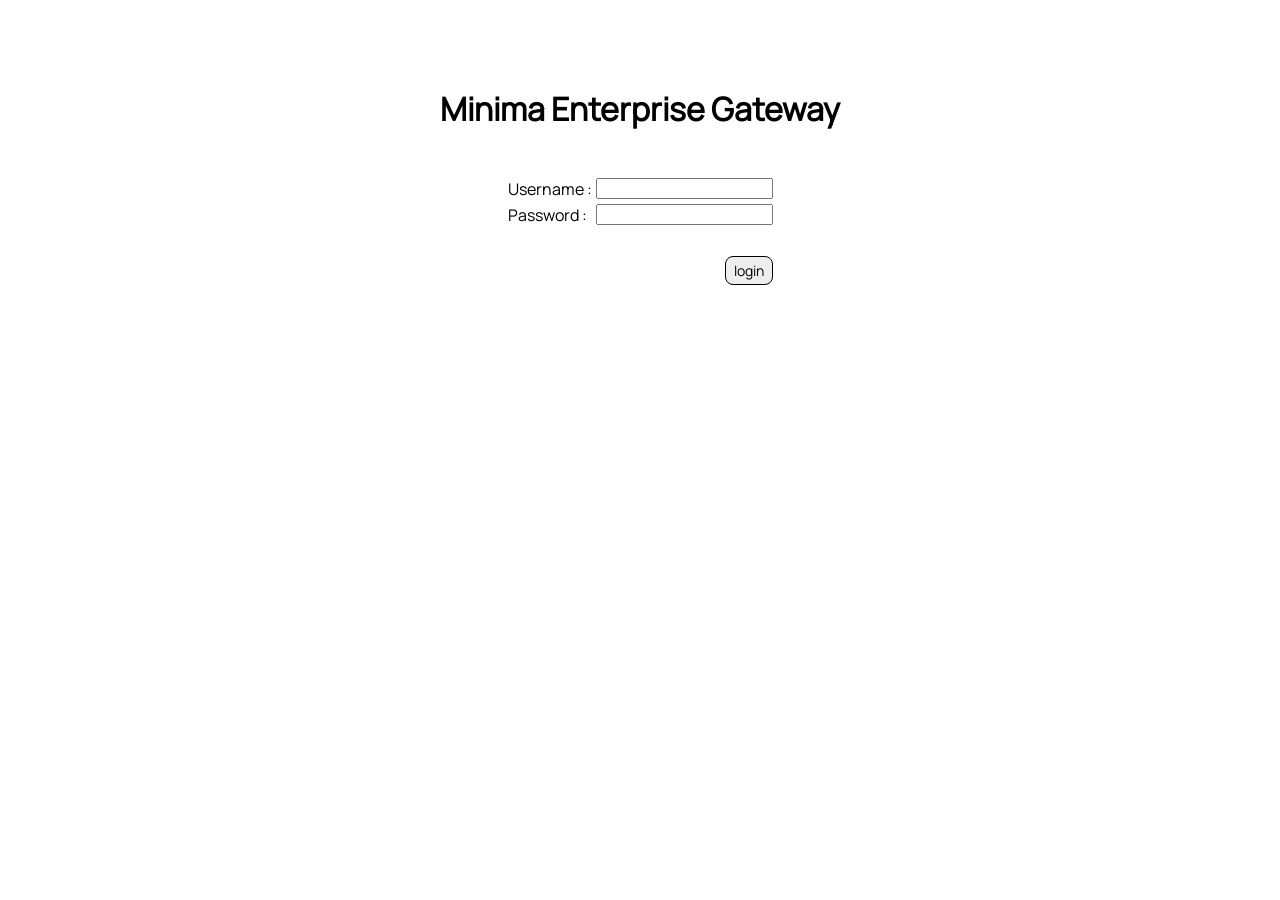
<file: src/main/resources/index.html>
<html>

<head>
<link rel="stylesheet" href="basicstyle.css">

</head>

<body>

<center>

<br>
<br>
<br>
<h1>Minima Enterprise Gateway</h1>
<br>


<form action="login.html" method="post">

<table>
	<tr>
		<td>Username : </td>
		<td><input type=text name="username" value="" autocomplete="off"></td>
	</tr>

	<tr>
		<td>Password : </td>
		<td><input type=password name="password" value="" autocomplete="off"></td>
	</tr>
	
	<tr><td>&nbsp;</td></tr>
	<tr><td colspan=2 style='text-align:right'><input class='solobutton' type="submit" value="login"></td></tr>
</table>

</form>

<!-- 
<br><br>
<img src="berserkyo.png" width="300"> 
-->

</center>
</body>

</html>
</file>
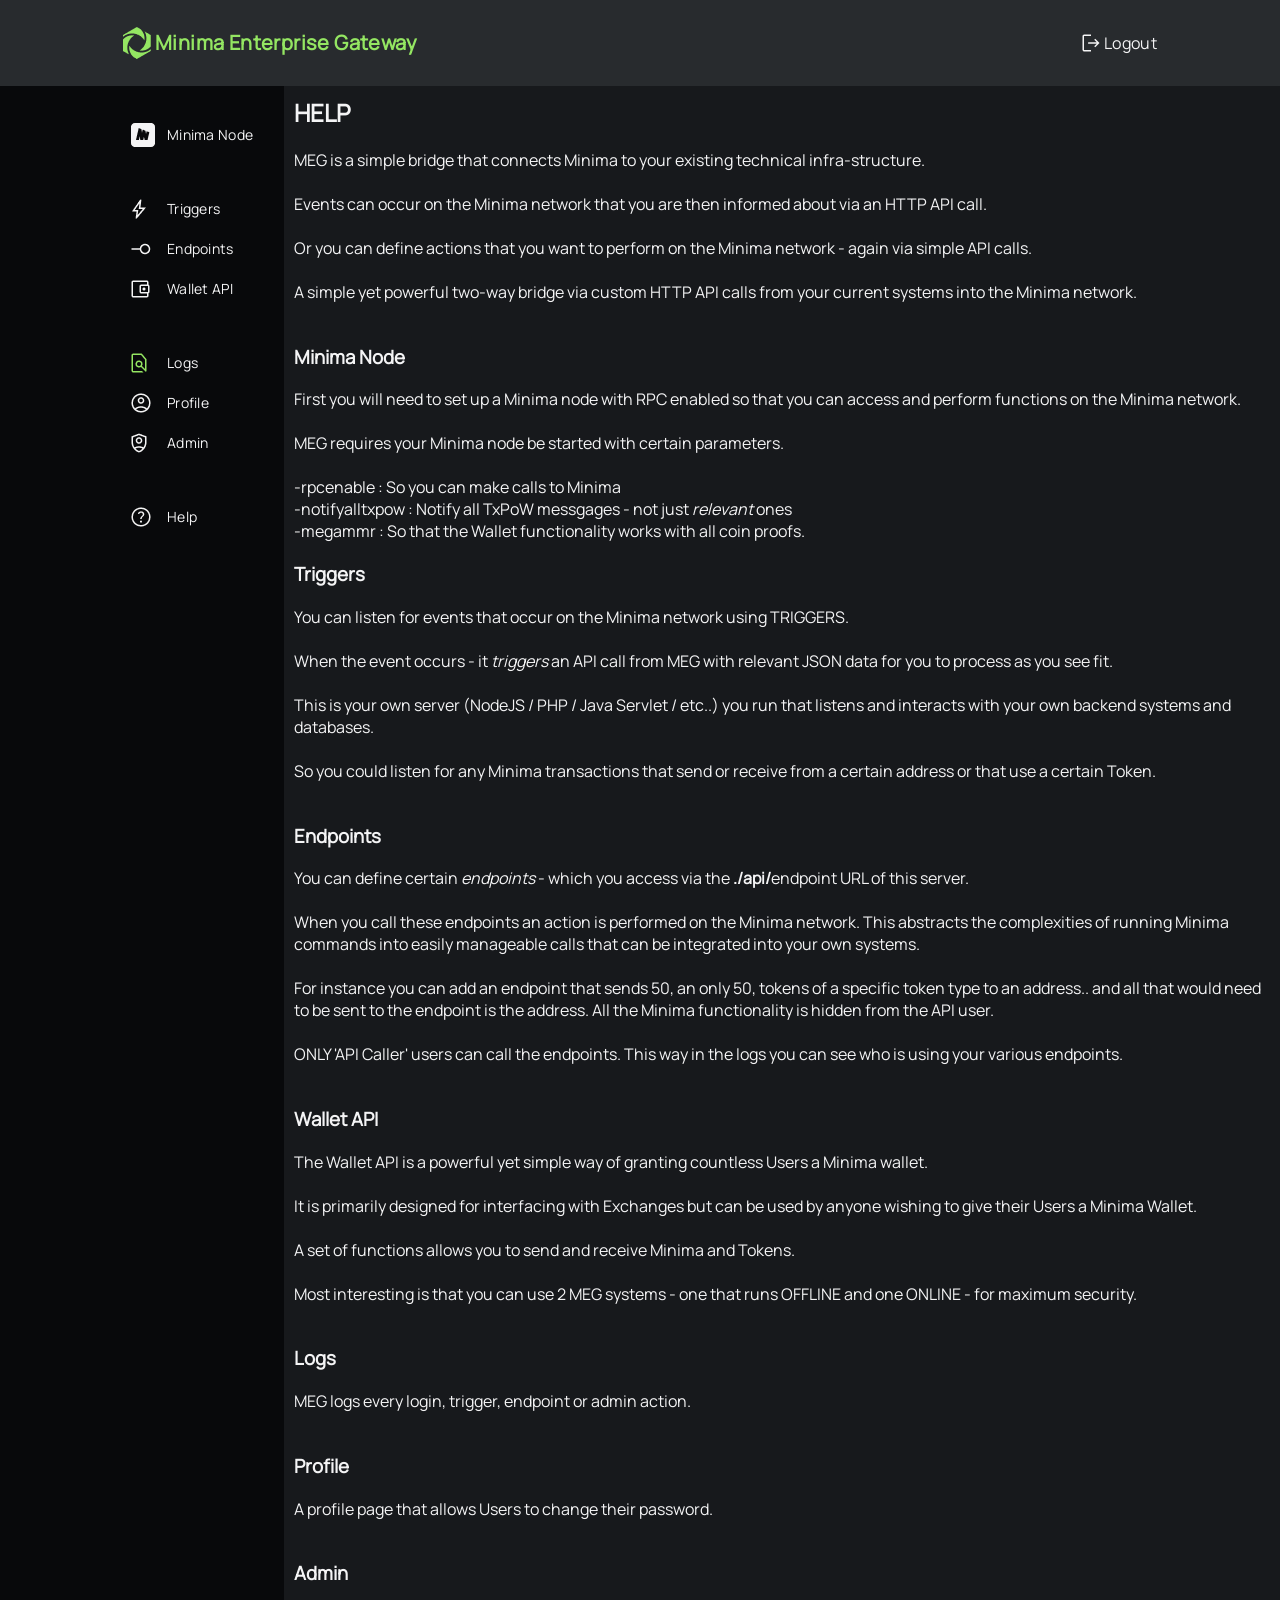
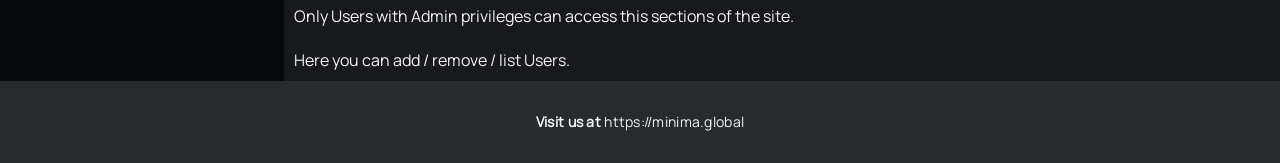
<file: src/main/resources/helppage.html>
<html>
<head>
	<title>MEG</title>
	<meta name="viewport" content="width=device-width, initial-scale=1.0">
	<link rel="stylesheet" href="style.css">
</head>

<body>

<center>

<script type="text/javascript">
	function logout(){
		location.href="logoff.html";
	}
</script>

<table class=maintable cellpadding=0 cellspacing=0>

<tr>
	<td colspan=2>
		<table class=titletable>
			<tr>
				<td><img src="MEG_Icon.png"></td>
				<td width=100% class=titletext nowrap>Minima Enterprise Gateway</td>
				<td class=logouttext onclick='logout();'><img src="logout.png"></td>
				<td class=logouttext onclick='logout();'>Logout</td>
			</tr>
		</table>
	</td>
</tr>

<tr>
	<td style="vertical-align:top;">
		<table class=menutable height=100%>
			
			<tr><td><div>
				<img style="vertical-align:middle" src="Minima_logo.png">
			</div></td>
			<td nowrap><div>
				<span><a class=menu href='minimanode.html'>Minima Node</a></span>
			</div></td></tr>
			<tr><td>&nbsp;</td></tr>
			
			<tr><td><div>
				<img style="vertical-align:middle" src="bolt.png">
			</div></td>
			<td nowrap><div>
				<span><a class=menu href='triggers.html'>Triggers</a></span>
			</div></td></tr>
			
			<tr><td><div>
				<img style="vertical-align:middle" src="line_end_circle.png">
			</div></td>
			<td nowrap><div>
				<span><a class=menu href='apiendpoints.html'>Endpoints</a></span>
			</div></td></tr>
			
			<tr><td><div>
				<img style="vertical-align:middle" src="wallet.png">
			</div></td>
			<td nowrap><div>
				<span><a class=menu href='wallet.html'>Wallet API</a></span>
			</div></td></tr>
			
			<tr><td>&nbsp;</td></tr>
			
			<tr><td><div>
				<img style="vertical-align:middle" src="logs.png">
			</div></td>
			<td nowrap><div>
				<span><a class=menu href='logs.html'>Logs</a></span>
			</div></td></tr>
			
			<tr><td><div>
				<img style="vertical-align:middle" src="profile.png">
			</div></td>
			<td nowrap><div>
				<span><a class=menu href='myprofile.html'>Profile</a></span>
			</div></td></tr>
			
			<tr><td><div>
				<img style="vertical-align:middle" src="admin.png">
			</div></td>
			<td nowrap><div>
				<span><a class=menu href='admin.html'>Admin</a></span>
			</div></td></tr>
			
			<tr><td>&nbsp;</td></tr>
			
			<tr><td><div>
				<img style="vertical-align:middle" src="help.png">
			</div></td>
			<td nowrap><div>
				<span><a class=menu href='help.html'>Help</a></span>
			</div></td></tr>
			
			<tr><td height=100%>&nbsp;</td></tr>
		</table>
		
	</td>
	
	<td class=mainview>
		
		<h2>HELP</h2>
		
		MEG is a simple bridge that connects Minima to your existing technical infra-structure.<br>
		<br>
		Events can occur on the Minima network that you are then informed about via an HTTP API call.<br>
		<br>
		Or you can define actions that you want to perform on the Minima network - again via simple API calls.<br>
		<br>
		A simple yet powerful two-way bridge via custom HTTP API calls from your current systems into the Minima network.<br>
		<br>
		
		<h3>Minima Node</h3>
		First you will need to set up a Minima node with RPC enabled so that you can access and 
		perform functions on the Minima network.<br>
		<br>
		MEG requires your Minima node be started with certain parameters.<br>
		<br>
		-rpcenable : So you can make calls to Minima<br>
		-notifyalltxpow : Notify all TxPoW messgages - not just <i>relevant</i> ones<br>
		-megammr : So that the Wallet functionality works with all coin proofs.<br>
		
		<h3>Triggers</h3>
		You can listen for events that occur on the Minima network using TRIGGERS.<br>
		<br>
		When the event occurs - it <i>triggers</i> an API call from MEG with relevant JSON data for you to process as you see fit.<br>
		<br>
		This is your own server (NodeJS / PHP / Java Servlet / etc..) you run that listens and interacts with your own backend systems and databases.<br>
		<br> 
		So you could listen for any Minima transactions that send or receive from a certain address or that use a certain Token.<br>
		<br>
		
		<h3>Endpoints</h3>
		You can define certain <i>endpoints</i> - which you access via the <b>./api/</b>endpoint URL of this server.<br>
		<br>
		When you call these endpoints an action is performed on the Minima network. This abstracts the complexities of running
		 Minima commands into easily manageable calls that can be integrated into your own systems.<br>
		<br>
		For instance you can add an endpoint that sends 50, an only 50, tokens of a specific token type to an address.. and all that would need to be sent 
		to the endpoint is the address. All the Minima functionality is hidden from the API user.<br>
		<br>
		ONLY 'API Caller' users can call the endpoints. This way in the logs you can see who is using your various endpoints.<br>
		<br>
		 
		<h3>Wallet API</h3>
		The Wallet API is a powerful yet simple way of granting countless Users a Minima wallet.<br>
		<br>
		It is primarily designed for interfacing with Exchanges but can be used by anyone wishing to give their Users a Minima Wallet.<br>
		<br>
		A set of functions allows you to send and receive Minima and Tokens.<br>
		<br>
		Most interesting is that you can use 2 MEG systems - one that runs OFFLINE and one ONLINE - for maximum security.<br>
		<br> 
		
		<h3>Logs</h3>
		MEG logs every login, trigger, endpoint or admin action.<br>
		<br>
		
		<h3>Profile</h3>
		A profile page that allows Users to change their password.<br>
		<br>
		
		<h3>Admin</h3>
		Only Users with Admin privileges can access this sections of the site.<br>
		<br>
		Here you can add / remove / list Users.<br>
				
	</td>
</tr>

<tr>
	<td colspan=2 nowrap>
	
		<table class=titletable width=100%>
			<tr>
				<td nowrap style="text-align:center;">
					<span class=visitustext>Visit us at </span>
					<a class=menu target="_blank" href='https://minima.global'>https://minima.global</a>
				</td>
			</tr>
		</table>
		
	</td>
</tr>

</table>

</center>

</body>
</html>
</file>
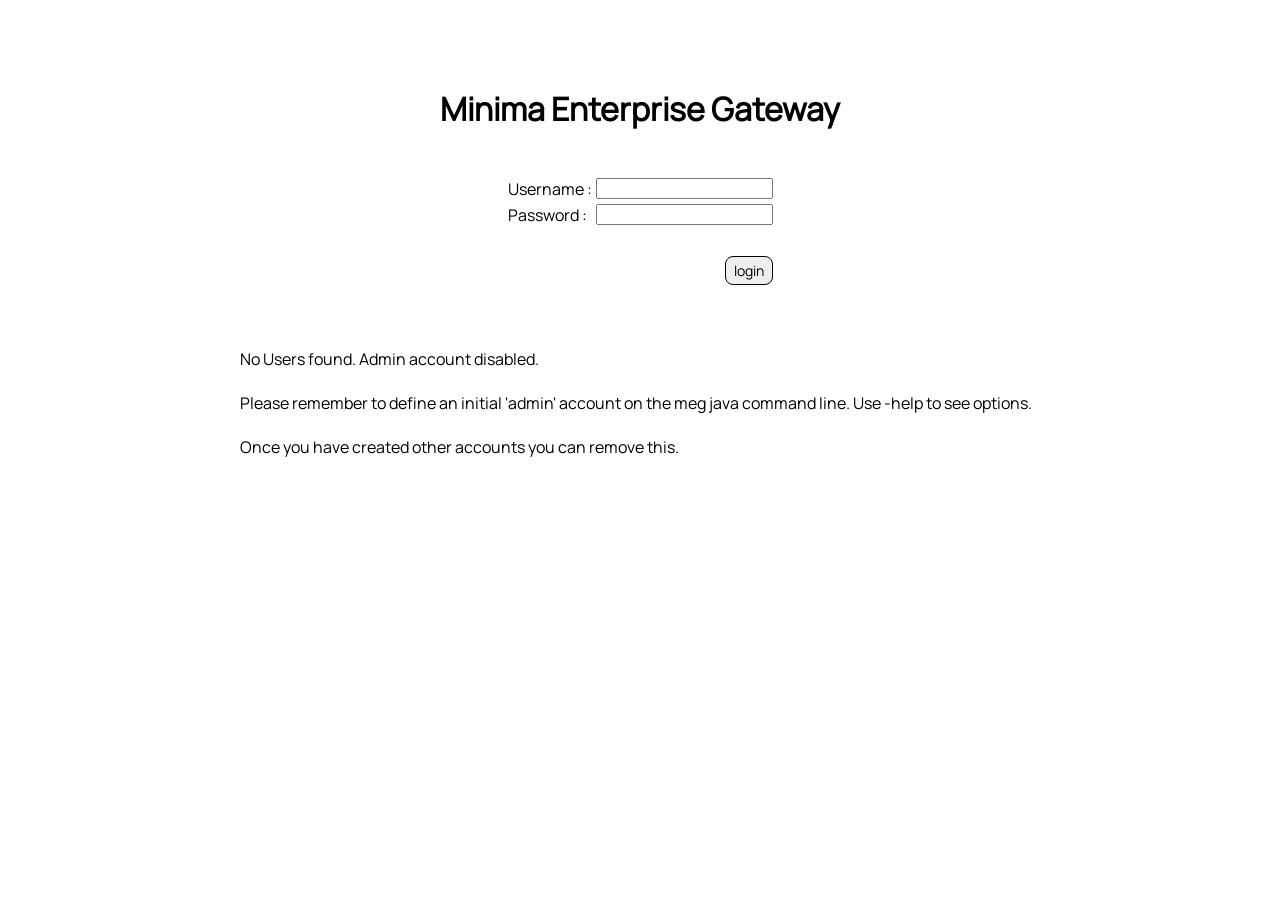
<file: src/main/resources/index_nousers.html>
<html>

<head>
<link rel="stylesheet" href="basicstyle.css">

</head>

<body>

<center>

<br>
<br>
<br>
<h1>Minima Enterprise Gateway</h1>
<br>


<form action="login.html" method="post">

<table>
	<tr>
		<td>Username : </td>
		<td><input type=text name="username" value="" autocomplete="off"></td>
	</tr>

	<tr>
		<td>Password : </td>
		<td><input type=password name="password" value="" autocomplete="off"></td>
	</tr>
	
	<tr><td>&nbsp;</td></tr>
	<tr><td colspan=2 style='text-align:right'><input class='solobutton' type="submit" value="login"></td></tr>
</table>

</form>

<br><br>
<div style='text-align:left;max-width:800;'>
	No Users found. Admin account disabled.<br>
	<br>
	Please remember to define an initial 'admin' account on the meg java command line. Use -help to see options.<br>
	<br>
	Once you have created other accounts you can remove this.
</div>

<!-- 
<br><br>
<img src="berserkyo.png" width="300"> 
-->

</center>
</body>

</html>
</file>
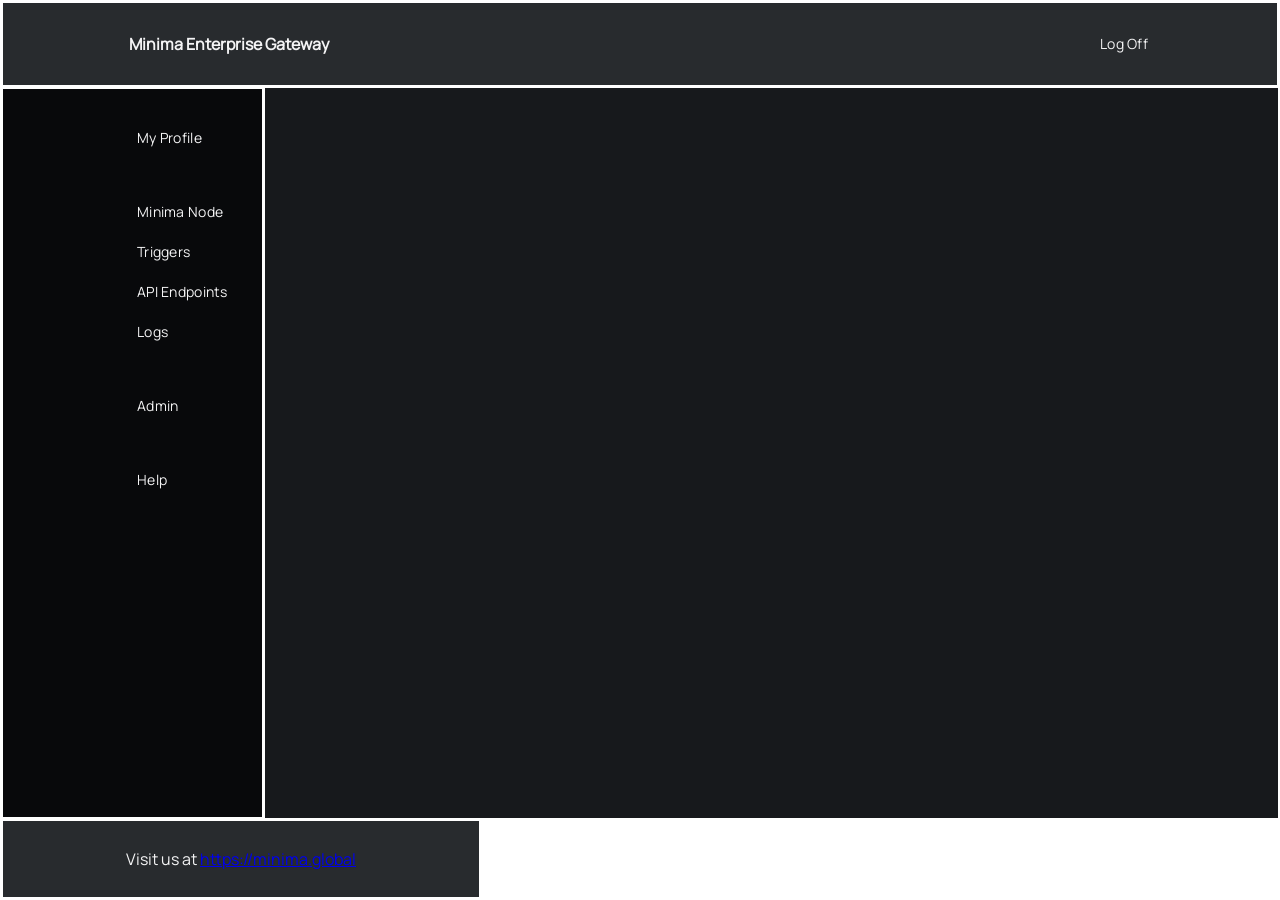
<file: src/main/resources/page_template.html>
<html>
<head>
	<title>MEG</title>
	<meta name="viewport" content="width=device-width, initial-scale=1.0">
	<link rel="stylesheet" href="style.css">
</head>

<body>

<center>

<table class=maintable border=0>

<tr>
	<td colspan=2>
		<table class=titletable>
			<tr>
				<td width=100% nowrap>&nbsp;<b>Minima Enterprise Gateway</b></td>
				<td nowrap><a class=menu href='logoff.html'>Log Off</a>&nbsp;&nbsp;</td>
			</tr>
		</table>
	</td>
</tr>

<tr>
	<td style="vertical-align:top;">
		<table class=menutable height=100%>
			<tr><td nowrap>&nbsp;<a class=menu href='myprofile.html'>My Profile</a>&nbsp;</td></tr>
			<tr><td>&nbsp;</td></tr>
			<tr><td nowrap>&nbsp;<a class=menu href='minimanode.html'>Minima Node</a>&nbsp;</td></tr>
			<tr><td nowrap>&nbsp;<a class=menu href='triggers.html'>Triggers</a>&nbsp;</td></tr>
			<tr><td nowrap>&nbsp;<a class=menu href='apiendpoints.html'>API Endpoints</a>&nbsp;</td></tr>
			<tr><td nowrap>&nbsp;<a class=menu href='logs.html'>Logs</a>&nbsp;</td></tr>
			<tr><td>&nbsp;</td></tr>
			<tr><td nowrap>&nbsp;<a class=menu href='admin.html'>Admin</a>&nbsp;</td></tr>
			<tr><td>&nbsp;</td></tr>
			<tr><td nowrap>&nbsp;<a class=menu href='help.html'>Help</a>&nbsp;</td></tr>
			<tr><td height=100%>&nbsp;</td></tr>
		</table>
		
	</td>
	
	<td class=mainview>
		
		
	</td>
</tr>

<tr>
	<td colspan=2 nowrap>
	
		<table class=titletable>
			<tr>
				<td nowrap style="text-align:center;">Visit us at <a target="_blank" href='https://minima.global'>https://minima.global</a></td>
			</tr>
		</table>
	</td>
</tr>

</table>

</center>
</body>
</html>
</file>
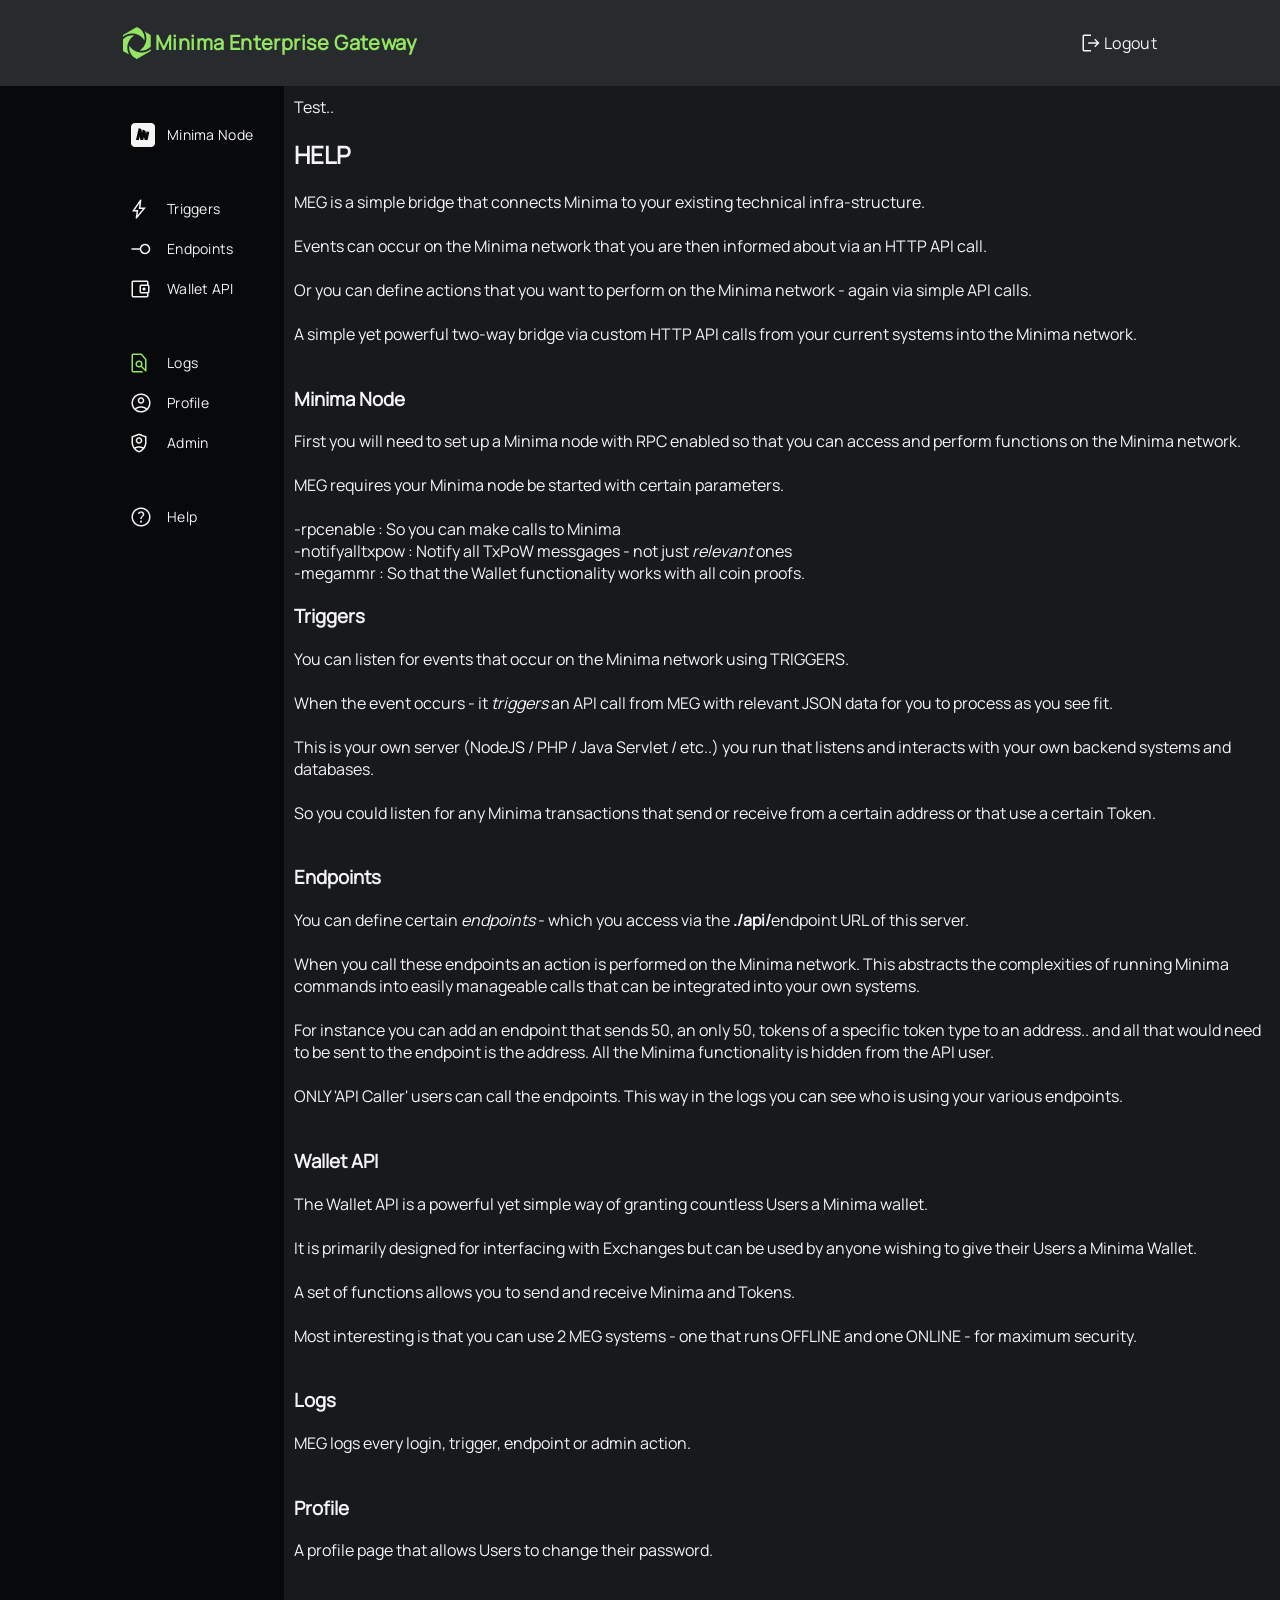
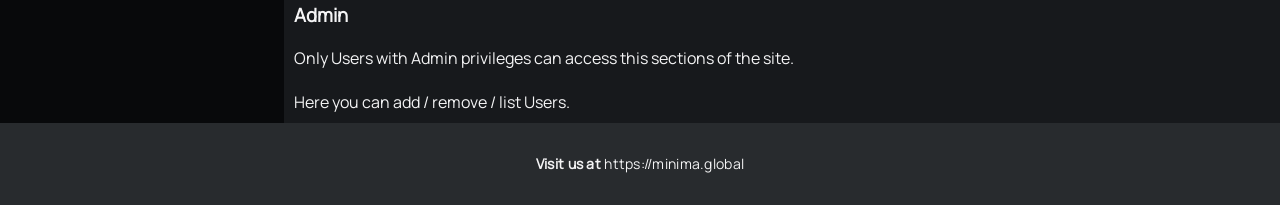
<file: src/main/resources/testpage.html>
<html>
<head>
	<title>MEG</title>
	<meta name="viewport" content="width=device-width, initial-scale=1.0">
	<link rel="stylesheet" href="style.css">
</head>

<body>

<center>

<script type="text/javascript">
	function logout(){
		location.href="logoff.html";
	}
</script>

<table class=maintable cellpadding=0 cellspacing=0>

<tr>
	<td colspan=2>
		<table class=titletable>
			<tr>
				<td><img src="MEG_Icon.png"></td>
				<td width=100% class=titletext nowrap>Minima Enterprise Gateway</td>
				<td class=logouttext onclick='logout();'><img src="logout.png"></td>
				<td class=logouttext onclick='logout();'>Logout</td>
			</tr>
		</table>
	</td>
</tr>

<tr>
	<td style="vertical-align:top;">
		<table class=menutable height=100%>
			
			<tr><td><div>
				<img style="vertical-align:middle" src="Minima_logo.png">
			</div></td>
			<td nowrap><div>
				<span><a class=menu href='minimanode.html'>Minima Node</a></span>
			</div></td></tr>
			<tr><td>&nbsp;</td></tr>
			
			<tr><td><div>
				<img style="vertical-align:middle" src="bolt.png">
			</div></td>
			<td nowrap><div>
				<span><a class=menu href='triggers.html'>Triggers</a></span>
			</div></td></tr>
			
			<tr><td><div>
				<img style="vertical-align:middle" src="line_end_circle.png">
			</div></td>
			<td nowrap><div>
				<span><a class=menu href='apiendpoints.html'>Endpoints</a></span>
			</div></td></tr>
			
			<tr><td><div>
				<img style="vertical-align:middle" src="wallet.png">
			</div></td>
			<td nowrap><div>
				<span><a class=menu href='wallet.html'>Wallet API</a></span>
			</div></td></tr>
			
			<tr><td>&nbsp;</td></tr>
			
			<tr><td><div>
				<img style="vertical-align:middle" src="logs.png">
			</div></td>
			<td nowrap><div>
				<span><a class=menu href='logs.html'>Logs</a></span>
			</div></td></tr>
			
			<tr><td><div>
				<img style="vertical-align:middle" src="profile.png">
			</div></td>
			<td nowrap><div>
				<span><a class=menu href='myprofile.html'>Profile</a></span>
			</div></td></tr>
			
			<tr><td><div>
				<img style="vertical-align:middle" src="admin.png">
			</div></td>
			<td nowrap><div>
				<span><a class=menu href='admin.html'>Admin</a></span>
			</div></td></tr>
			
			<tr><td>&nbsp;</td></tr>
			
			<tr><td><div>
				<img style="vertical-align:middle" src="help.png">
			</div></td>
			<td nowrap><div>
				<span><a class=menu href='help.html'>Help</a></span>
			</div></td></tr>
			
			<tr><td height=100%>&nbsp;</td></tr>
		</table>
		
	</td>
	
	<td class=mainview>
		
		Test..
		
		<h2>HELP</h2>
		
		MEG is a simple bridge that connects Minima to your existing technical infra-structure.<br>
		<br>
		Events can occur on the Minima network that you are then informed about via an HTTP API call.<br>
		<br>
		Or you can define actions that you want to perform on the Minima network - again via simple API calls.<br>
		<br>
		A simple yet powerful two-way bridge via custom HTTP API calls from your current systems into the Minima network.<br>
		<br>
		
		<h3>Minima Node</h3>
		First you will need to set up a Minima node with RPC enabled so that you can access and 
		perform functions on the Minima network.<br>
		<br>
		MEG requires your Minima node be started with certain parameters.<br>
		<br>
		-rpcenable : So you can make calls to Minima<br>
		-notifyalltxpow : Notify all TxPoW messgages - not just <i>relevant</i> ones<br>
		-megammr : So that the Wallet functionality works with all coin proofs.<br>
		
		<h3>Triggers</h3>
		You can listen for events that occur on the Minima network using TRIGGERS.<br>
		<br>
		When the event occurs - it <i>triggers</i> an API call from MEG with relevant JSON data for you to process as you see fit.<br>
		<br>
		This is your own server (NodeJS / PHP / Java Servlet / etc..) you run that listens and interacts with your own backend systems and databases.<br>
		<br> 
		So you could listen for any Minima transactions that send or receive from a certain address or that use a certain Token.<br>
		<br>
		
		<h3>Endpoints</h3>
		You can define certain <i>endpoints</i> - which you access via the <b>./api/</b>endpoint URL of this server.<br>
		<br>
		When you call these endpoints an action is performed on the Minima network. This abstracts the complexities of running
		 Minima commands into easily manageable calls that can be integrated into your own systems.<br>
		<br>
		For instance you can add an endpoint that sends 50, an only 50, tokens of a specific token type to an address.. and all that would need to be sent 
		to the endpoint is the address. All the Minima functionality is hidden from the API user.<br>
		<br>
		ONLY 'API Caller' users can call the endpoints. This way in the logs you can see who is using your various endpoints.<br>
		<br>
		 
		<h3>Wallet API</h3>
		The Wallet API is a powerful yet simple way of granting countless Users a Minima wallet.<br>
		<br>
		It is primarily designed for interfacing with Exchanges but can be used by anyone wishing to give their Users a Minima Wallet.<br>
		<br>
		A set of functions allows you to send and receive Minima and Tokens.<br>
		<br>
		Most interesting is that you can use 2 MEG systems - one that runs OFFLINE and one ONLINE - for maximum security.<br>
		<br> 
		
		<h3>Logs</h3>
		MEG logs every login, trigger, endpoint or admin action.<br>
		<br>
		
		<h3>Profile</h3>
		A profile page that allows Users to change their password.<br>
		<br>
		
		<h3>Admin</h3>
		Only Users with Admin privileges can access this sections of the site.<br>
		<br>
		Here you can add / remove / list Users.<br>
				
	</td>
</tr>

<tr>
	<td colspan=2 nowrap>
	
		<table class=titletable width=100%>
			<tr>
				<td nowrap style="text-align:center;">
					<span class=visitustext>Visit us at </span>
					<a class=menu target="_blank" href='https://minima.global'>https://minima.global</a>
				</td>
			</tr>
		</table>
		
	</td>
</tr>

</table>

</center>

</body>
</html>
</file>
<file: src/main/resources/basicstyle.css>
@font-face {
	font-family: Manrope;
	src: url('./Manrope-Regular.ttf');
}

body {
	font-family: Manrope; 
    margin: 0;   /* Remove body margins */
}

hr {
	background-color: #282B2E; height: 1px; border: 0;
}

.maintable{
	width:100%;
	max-width:1000;
	height:100%;
}

.titletable{
	width: Fill (1,440px)px;
	height: Fixed (94px)px;
	padding: 24px 120px 24px 120px;
	gap: 0px;
	justify: space-between;
	opacity: 0px;
	background: #282B2E;
}

.titletext{
	font-family: Manrope;
	font-size: 20px;
	font-weight: 600;
	line-height: 28px;
	letter-spacing: 0.02em;
	text-align: left;
	color: #94E662;
}

.visitustext{
	font-family: Manrope;
	font-size: 	14px;
	font-weight: 600;
	line-height: 28px;
	letter-spacing: 0.02em;
	text-align: left;
	color: #F4F4F5;
}

.logouttext{
	font-family: Manrope;
	font-size: 16px;
	font-weight: 500;
	line-height: 24px;
	letter-spacing: 0.02em;
	text-align: center;
	color: #F4F4F5;
	cursor:pointer;
}

.menutable{
	background: #08090B;
	padding: 24px 20px 24px 120px;
	border-spacing: 10px;
}

.mainview{
	background: #17191C;
	color: #F4F4F5;
	
	vertical-align:top;
	width:100%;
	height:100%;
	padding:10px;
	
}

.newuserform{
	text-align:right;
}

a.menu:link {
	font-size: 14px;
	font-weight: 500;
	line-height: 28px;
	letter-spacing: 0.02em;
	text-align: left;
	text-decoration: none;
	color: #F4F4F5;
} 
a.menu:visited {
	font-size: 14px;
	font-weight: 500;
	line-height: 28px;
	letter-spacing: 0.02em;
	text-align: left;
	text-decoration: none;
	color: #F4F4F5;
} 
a.menu:active {} 
a.menu:hover {}

.solobutton {
    background-color: #eee;
    border: 0.5px solid #000000;
  	border-radius: 8px;
  	padding: 4px 8px;
  	font-family: Manrope;
  	font-size: 14px;
}
.solobutton-edit {
	font-family: Manrope;
	background: #fff;
}
.solobutton-edit:focus {
	font-family: Manrope;
	border: 0.5px solid #EDEDED;
}

.solobutton:hover {
	font-family: Manrope;
	cursor: pointer;
    color: #fff;
	background-color: #0000ff;
  	border-radius: 8px;
  	padding: 4px 8px;
  	border-color: #16181C;
}

.solobutton[disabled]:hover {
	cursor: default;
    color: #fff;
    background-color: #eee;
    border: 0.5px solid #EDEDED;
  	border-radius: 8px;
  	padding: 4px 8px;
  	font-size: 14px;
}

.solobutton:active {
  	opacity: 0.8;
	font-style: italic;
}
</file>
<file: src/main/resources/style.css>
@font-face {
	font-family: Manrope;
	src: url('./Manrope-Regular.ttf');
}

body {
	font-family: Manrope; 
    margin: 0;   /* Remove body margins */
    color: #F4F4F5;
}

hr {
	background-color: #282B2E; height: 1px; border: 0;
}

.maintable{
	width:100%;
	max-width:1500;
	height:100%;
}

.titletable{
	width: Fill (1,440px)px;
	height: Fixed (94px)px;
	padding: 24px 120px 24px 120px;
	gap: 0px;
	justify: space-between;
	opacity: 0px;
	background: #282B2E;
}

.titletext{
	font-family: Manrope;
	font-size: 20px;
	font-weight: 600;
	line-height: 28px;
	letter-spacing: 0.02em;
	text-align: left;
	color: #94E662;
}

.visitustext{
	font-family: Manrope;
	font-size: 	14px;
	font-weight: 600;
	line-height: 28px;
	letter-spacing: 0.02em;
	text-align: left;
	color: #F4F4F5;
}

.logouttext{
	font-family: Manrope;
	font-size: 16px;
	font-weight: 500;
	line-height: 24px;
	letter-spacing: 0.02em;
	text-align: center;
	color: #F4F4F5;
	cursor:pointer;
}

.menutable{
	background: #08090B;
	padding: 24px 20px 24px 120px;
	border-spacing: 10px;
}

.mainview{
	background: #17191C;
	color: #F4F4F5;
	
	vertical-align:top;
	width:100%;
	height:100%;
	padding:10px;
	
}

.newuserform{
	text-align:right;
}

a.menu:link {
	font-size: 14px;
	font-weight: 500;
	line-height: 28px;
	letter-spacing: 0.02em;
	text-align: left;
	text-decoration: none;
	color: #F4F4F5;
} 
a.menu:visited {
	font-size: 14px;
	font-weight: 500;
	line-height: 28px;
	letter-spacing: 0.02em;
	text-align: left;
	text-decoration: none;
	color: #F4F4F5;
} 
a.menu:active {} 
a.menu:hover {}

.solobutton {
    background-color: #eee;
    border: 0.5px solid #000000;
  	border-radius: 8px;
  	padding: 4px 8px;
  	font-family: Manrope;
  	font-size: 14px;
}
.solobutton-edit {
	font-family: Manrope;
	background: #fff;
}
.solobutton-edit:focus {
	font-family: Manrope;
	border: 0.5px solid #EDEDED;
}

.solobutton:hover {
	font-family: Manrope;
	cursor: pointer;
    color: #fff;
	background-color: #0000ff;
  	border-radius: 8px;
  	padding: 4px 8px;
  	border-color: #16181C;
}

.solobutton[disabled]:hover {
	cursor: default;
    color: #fff;
    background-color: #eee;
    border: 0.5px solid #EDEDED;
  	border-radius: 8px;
  	padding: 4px 8px;
  	font-size: 14px;
}

.solobutton:active {
  	opacity: 0.8;
	font-style: italic;
}
</file>
